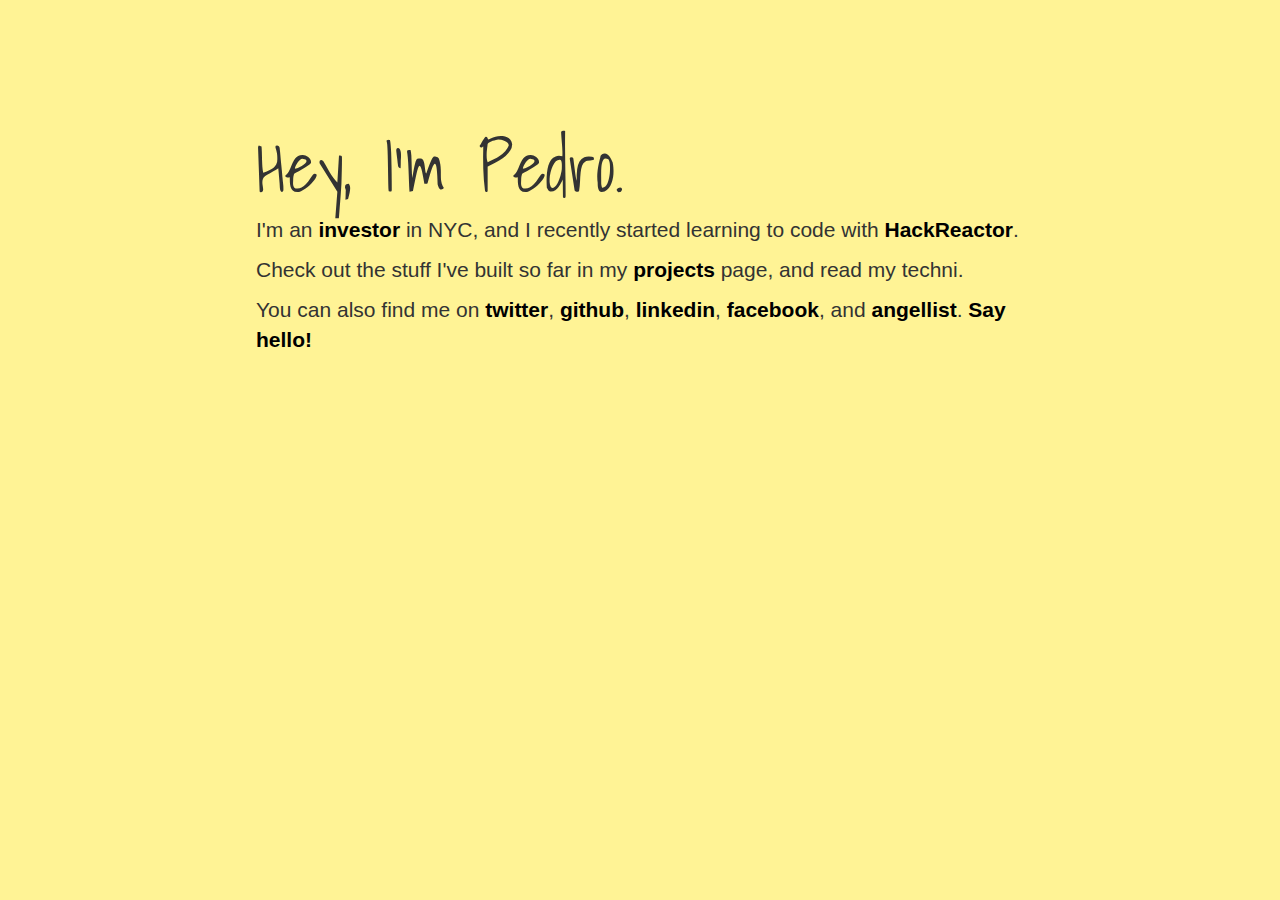
<file: index.html>
<!DOCTYPE html>
<html>
<head>
  <title>Pedro Torres-Picón</title>
  <meta name="viewport" content="width=device-width, initial-scale=1, maximum-scale=1, user-scalable=0"/>
  <meta charset="UTF-8">
  <link href="css/bootstrap.min.css" rel="stylesheet" media="screen">
  <link href="css/styles.css" rel="stylesheet" media="screen">
  <link href='https://fonts.googleapis.com/css?family=Shadows+Into+Light' rel='stylesheet' type='text/css'>
  <base target="_blank">
</head>
<body>
  <div class="center-block greeting">
    <h1>Hey, I'm Pedro.</h1>
    <p>I'm an <a href="http://quotidian.co">investor</a> in NYC, and I recently started learning to code with <a href="http://hackreactor.com">HackReactor</a>.</p> 
    <p>Check out the stuff I've built so far in my <a href="projects.html" target="_self">projects</a> page, and read my techni.</p>
    <p>You can also find me on <a href="http://twitter.com/pedrotp">twitter</a>, <a href="http://github.com/pedrotp">github</a>, <a href="http://linkedin.com/in/pedrotp">linkedin</a>, <a href="http://facebook.com/pedrotp">facebook</a>, and <a href="http://angel.co/pedrotp">angellist</a>. <a href="mailto:hi@pedrotp.io">Say hello!</a></p>     
  </div>
</body>
</html>
</file>
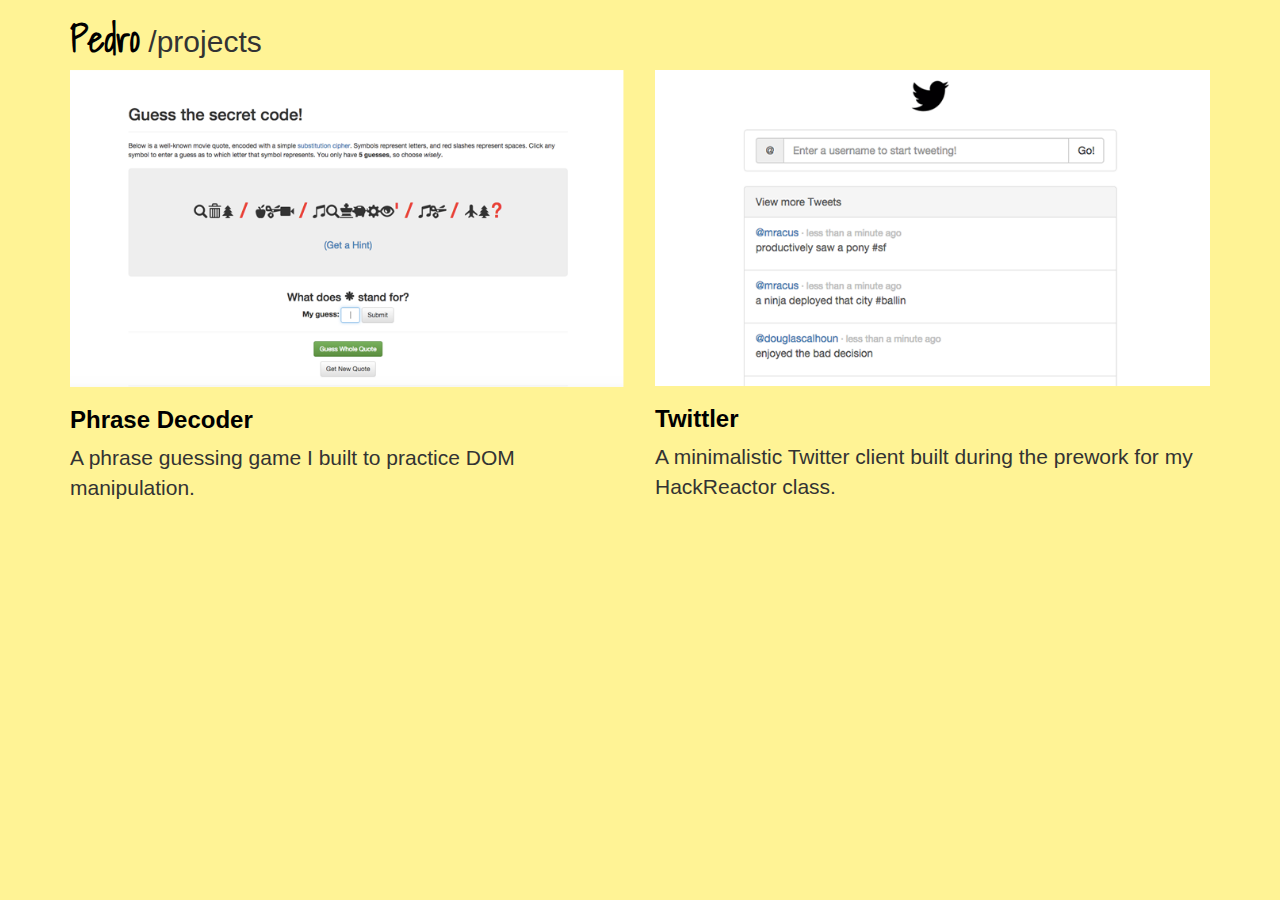
<file: projects.html>
<!DOCTYPE html>
<html>
<head>
  <title>Pedro Torres-Picón</title>
  <meta name="viewport" content="width=device-width, initial-scale=1, maximum-scale=1, user-scalable=0"/>
  <meta charset="UTF-8">
  <link href="css/bootstrap.min.css" rel="stylesheet" media="screen">
  <link href="css/styles.css" rel="stylesheet" media="screen">
  <link href='https://fonts.googleapis.com/css?family=Shadows+Into+Light' rel='stylesheet' type='text/css'>
  <base target="_blank">
</head>
<body>
  <div class="container">
    <div class="center-block">
      <h2><a class="header-link" href="http://pedrotp.github.io" target="_self">Pedro</a> /projects</h2>
    </div>
    <div class="row">
      <div class="col-md-6 portfolio-item">
          <a href="phrase-decoding-game">
              <img class="img-responsive" src="img/decoder_screenshot.png" alt="">
          </a>
          <h3>
              <a href="phrase_decoding-game">Phrase Decoder</a>
          </h3>
          <p>A phrase guessing game I built to practice DOM manipulation.</p>
      </div>
      <div class="col-md-6 portfolio-item">
          <a href="2016-01-twittler">
              <img class="img-responsive" src="img/twittler_screenshot.png" alt="">
          </a>
          <h3>
              <a href="2016-01-twittler">Twittler</a>
          </h3>
          <p>A minimalistic Twitter client built during the prework for my HackReactor class.</p>
      </div>
    </div>   
  </div>
  <script> console.log(document.referrer); </script>
</body>
</html>
</file>
<file: css/styles.css>
.greeting {
  max-width: 60%;
  margin-top: 10%;
}

a {
  color: black;
  font-weight: bold;
}

a:hover {
  color: #5b5b5b;
}

p {
  font-size: 1.5em;
}

h1 {
  font-family: 'Shadows Into Light', cursive;
  font-size: 5em;
}

.header-link {
  font-size: 120%;
  font-family: 'Shadows Into Light', cursive;
}

@media (max-width: 1080px) {
  p {
    font-size: 1.3em;
  }
  h1 {
  font-size: 3.5em;
  }
}

@media (max-width: 780px) {
  p {
    font-size: 1em;
  }
  h1 {
  font-size: 2.8em;
  }
}

body {
  background-color: #fff395;
}
</file>
